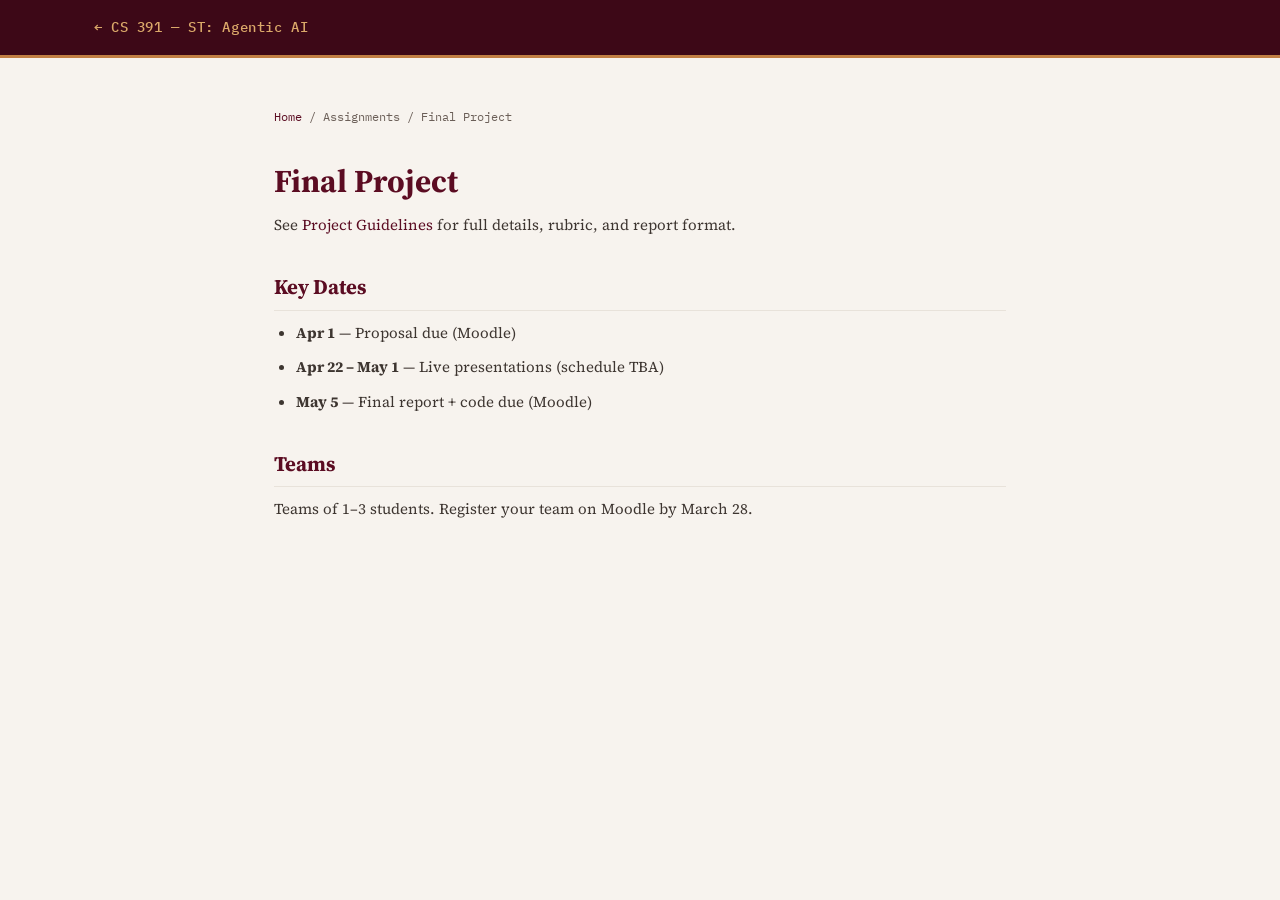
<file: agentic-ai-course/assignments/final-project.html>
<!DOCTYPE html>
<html lang="en">
<head>
  <meta charset="UTF-8" /><meta name="viewport" content="width=device-width, initial-scale=1.0" />
  <title>Final Project | CS 391 Agentic AI</title>
  <link rel="preconnect" href="https://fonts.googleapis.com" />
  <link href="https://fonts.googleapis.com/css2?family=Source+Serif+4:ital,opsz,wght@0,8..60,300;0,8..60,400;0,8..60,600;1,8..60,400&family=IBM+Plex+Mono:wght@400;500&family=Inter:wght@400;500;600&display=swap" rel="stylesheet" />
  <link rel="stylesheet" href="../css/style.css" />
</head>
<body>
<nav id="topnav">
  <div class="nav-inner">
    <a class="nav-brand" href="../index.html">← CS 391 — ST: Agentic AI</a>
  </div>
</nav>
<div class="page-wrap">
  <p class="breadcrumb"><a href="../index.html">Home</a> / Assignments / Final Project</p>
  <h1>Final Project</h1>
  <p>See <a href="../handouts/project-guidelines.html">Project Guidelines</a> for full details, rubric, and report format.</p>
  <h2>Key Dates</h2>
  <ul>
    <li><strong>Apr 1</strong> — Proposal due (Moodle)</li>
    <li><strong>Apr 22 – May 1</strong> — Live presentations (schedule TBA)</li>
    <li><strong>May 5</strong> — Final report + code due (Moodle)</li>
  </ul>
  <h2>Teams</h2>
  <p>Teams of 1–3 students. Register your team on Moodle by March 28.</p>
</div>
</body>
</html>
</file>
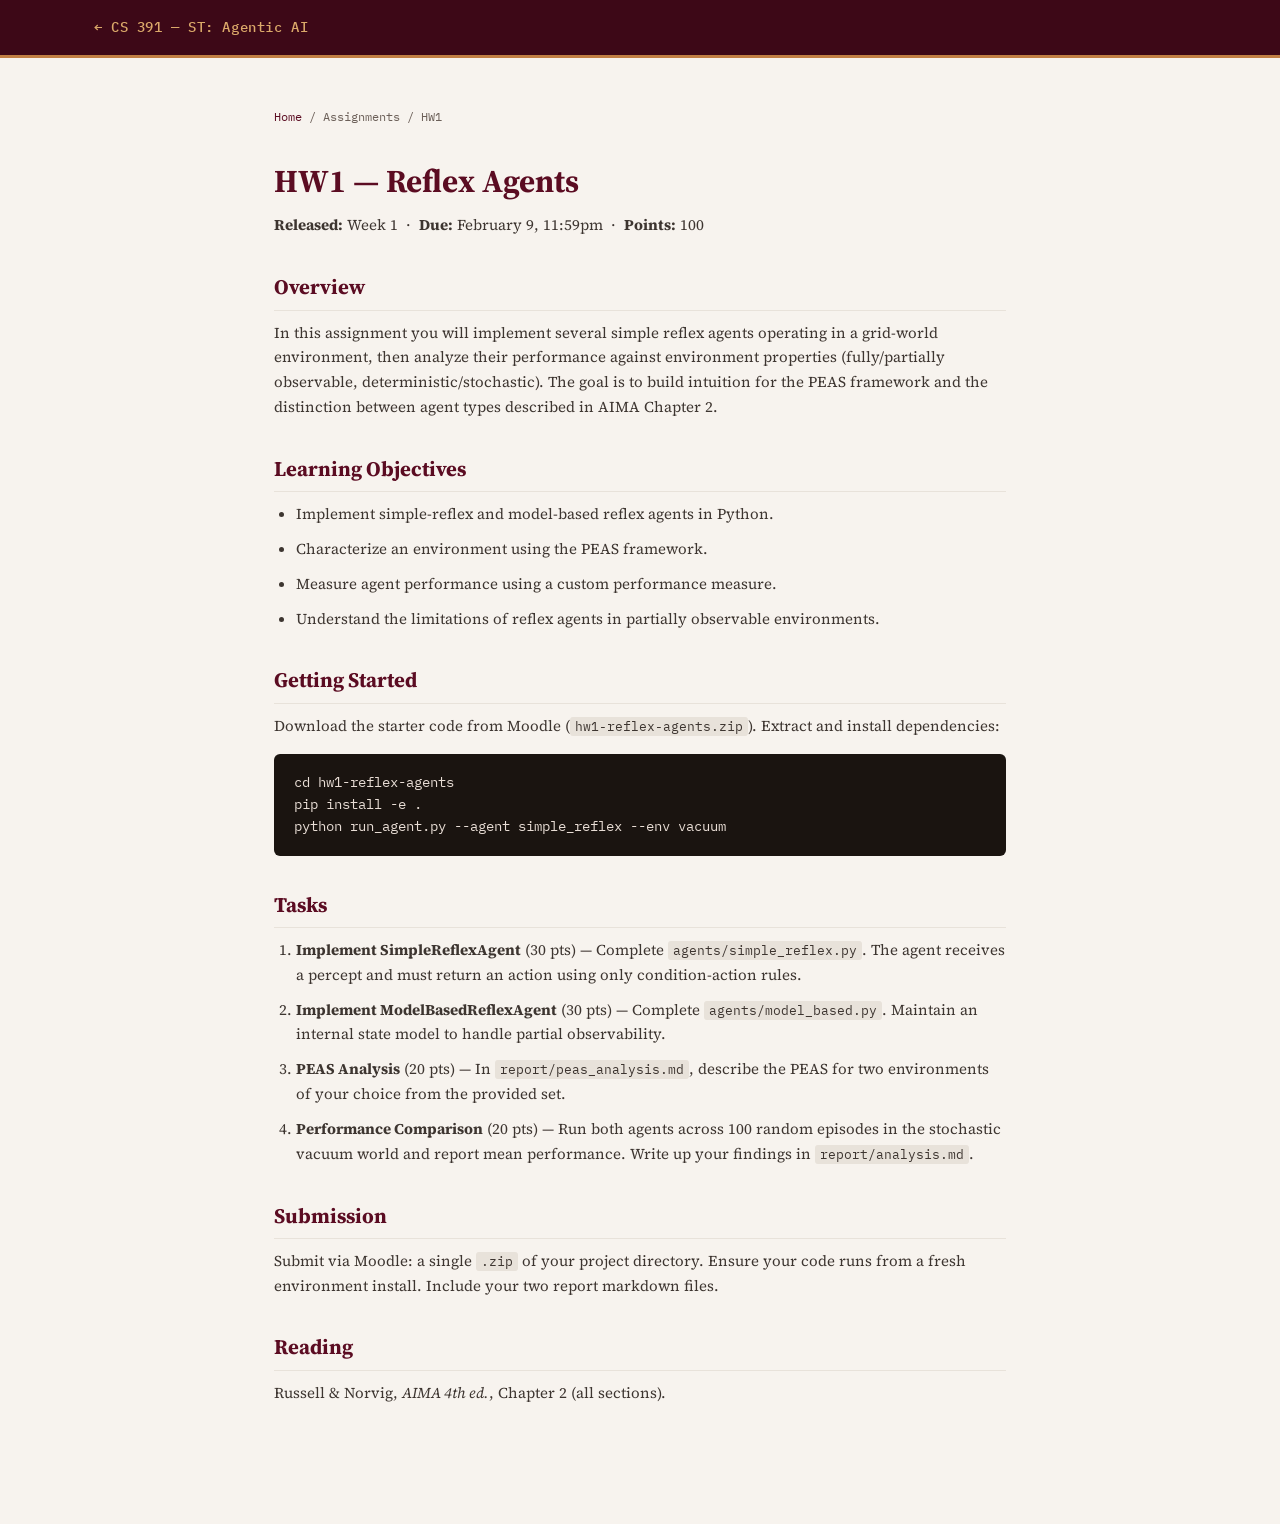
<file: agentic-ai-course/assignments/hw1-reflex-agents.html>
<!DOCTYPE html>
<html lang="en">
<head>
  <meta charset="UTF-8" /><meta name="viewport" content="width=device-width, initial-scale=1.0" />
  <title>HW1 — Reflex Agents | CS 391 Agentic AI</title>
  <link rel="preconnect" href="https://fonts.googleapis.com" />
  <link href="https://fonts.googleapis.com/css2?family=Source+Serif+4:ital,opsz,wght@0,8..60,300;0,8..60,400;0,8..60,600;1,8..60,400&family=IBM+Plex+Mono:wght@400;500&family=Inter:wght@400;500;600&display=swap" rel="stylesheet" />
  <link rel="stylesheet" href="../css/style.css" />
</head>
<body>
<nav id="topnav">
  <div class="nav-inner">
    <a class="nav-brand" href="../index.html">← CS 391 — ST: Agentic AI</a>
  </div>
</nav>
<div class="page-wrap">
  <p class="breadcrumb"><a href="../index.html">Home</a> / Assignments / HW1</p>
  <h1>HW1 — Reflex Agents</h1>
  <p><strong>Released:</strong> Week 1 &nbsp;·&nbsp; <strong>Due:</strong> February 9, 11:59pm &nbsp;·&nbsp; <strong>Points:</strong> 100</p>

  <h2>Overview</h2>
  <p>In this assignment you will implement several simple reflex agents operating in a grid-world environment, then analyze their performance against environment properties (fully/partially observable, deterministic/stochastic). The goal is to build intuition for the PEAS framework and the distinction between agent types described in AIMA Chapter 2.</p>

  <h2>Learning Objectives</h2>
  <ul>
    <li>Implement simple-reflex and model-based reflex agents in Python.</li>
    <li>Characterize an environment using the PEAS framework.</li>
    <li>Measure agent performance using a custom performance measure.</li>
    <li>Understand the limitations of reflex agents in partially observable environments.</li>
  </ul>

  <h2>Getting Started</h2>
  <p>Download the starter code from Moodle (<code>hw1-reflex-agents.zip</code>). Extract and install dependencies:</p>
  <pre>cd hw1-reflex-agents
pip install -e .
python run_agent.py --agent simple_reflex --env vacuum</pre>

  <h2>Tasks</h2>
  <ol>
    <li><strong>Implement SimpleReflexAgent</strong> (30 pts) — Complete <code>agents/simple_reflex.py</code>. The agent receives a percept and must return an action using only condition-action rules.</li>
    <li><strong>Implement ModelBasedReflexAgent</strong> (30 pts) — Complete <code>agents/model_based.py</code>. Maintain an internal state model to handle partial observability.</li>
    <li><strong>PEAS Analysis</strong> (20 pts) — In <code>report/peas_analysis.md</code>, describe the PEAS for two environments of your choice from the provided set.</li>
    <li><strong>Performance Comparison</strong> (20 pts) — Run both agents across 100 random episodes in the stochastic vacuum world and report mean performance. Write up your findings in <code>report/analysis.md</code>.</li>
  </ol>

  <h2>Submission</h2>
  <p>Submit via Moodle: a single <code>.zip</code> of your project directory. Ensure your code runs from a fresh environment install. Include your two report markdown files.</p>

  <h2>Reading</h2>
  <p>Russell &amp; Norvig, <em>AIMA 4th ed.</em>, Chapter 2 (all sections).</p>
</div>
</body>
</html>
</file>
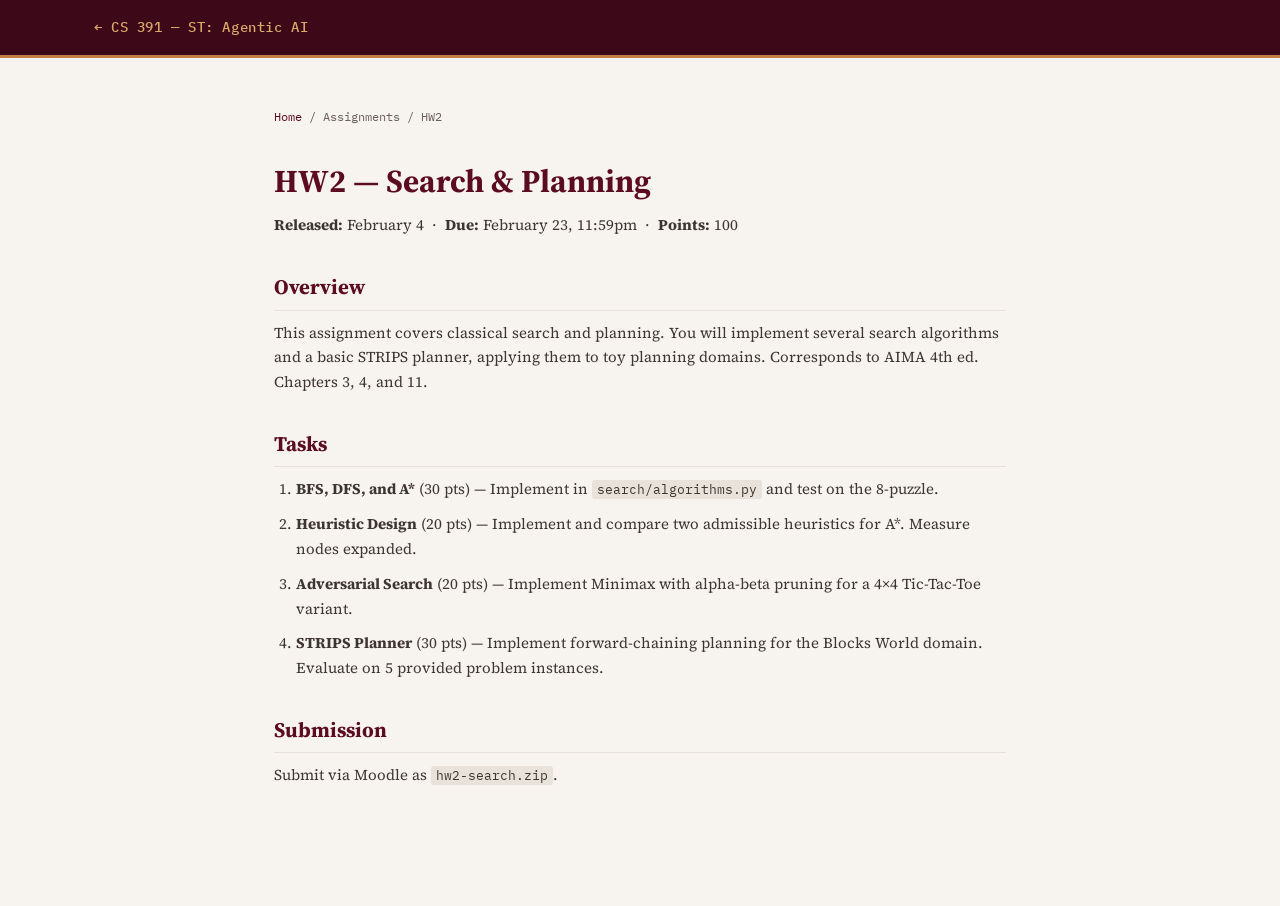
<file: agentic-ai-course/assignments/hw2-search.html>
<!DOCTYPE html>
<html lang="en">
<head>
  <meta charset="UTF-8" /><meta name="viewport" content="width=device-width, initial-scale=1.0" />
  <title>HW2 — Search & Planning | CS 391 Agentic AI</title>
  <link rel="preconnect" href="https://fonts.googleapis.com" />
  <link href="https://fonts.googleapis.com/css2?family=Source+Serif+4:ital,opsz,wght@0,8..60,300;0,8..60,400;0,8..60,600;1,8..60,400&family=IBM+Plex+Mono:wght@400;500&family=Inter:wght@400;500;600&display=swap" rel="stylesheet" />
  <link rel="stylesheet" href="../css/style.css" />
</head>
<body>
<nav id="topnav">
  <div class="nav-inner">
    <a class="nav-brand" href="../index.html">← CS 391 — ST: Agentic AI</a>
  </div>
</nav>
<div class="page-wrap">
  <p class="breadcrumb"><a href="../index.html">Home</a> / Assignments / HW2</p>
  <h1>HW2 — Search &amp; Planning</h1>
  <p><strong>Released:</strong> February 4 &nbsp;·&nbsp; <strong>Due:</strong> February 23, 11:59pm &nbsp;·&nbsp; <strong>Points:</strong> 100</p>

  <h2>Overview</h2>
  <p>This assignment covers classical search and planning. You will implement several search algorithms and a basic STRIPS planner, applying them to toy planning domains. Corresponds to AIMA 4th ed. Chapters 3, 4, and 11.</p>

  <h2>Tasks</h2>
  <ol>
    <li><strong>BFS, DFS, and A*</strong> (30 pts) — Implement in <code>search/algorithms.py</code> and test on the 8-puzzle.</li>
    <li><strong>Heuristic Design</strong> (20 pts) — Implement and compare two admissible heuristics for A*. Measure nodes expanded.</li>
    <li><strong>Adversarial Search</strong> (20 pts) — Implement Minimax with alpha-beta pruning for a 4×4 Tic-Tac-Toe variant.</li>
    <li><strong>STRIPS Planner</strong> (30 pts) — Implement forward-chaining planning for the Blocks World domain. Evaluate on 5 provided problem instances.</li>
  </ol>

  <h2>Submission</h2>
  <p>Submit via Moodle as <code>hw2-search.zip</code>.</p>
</div>
</body>
</html>
</file>
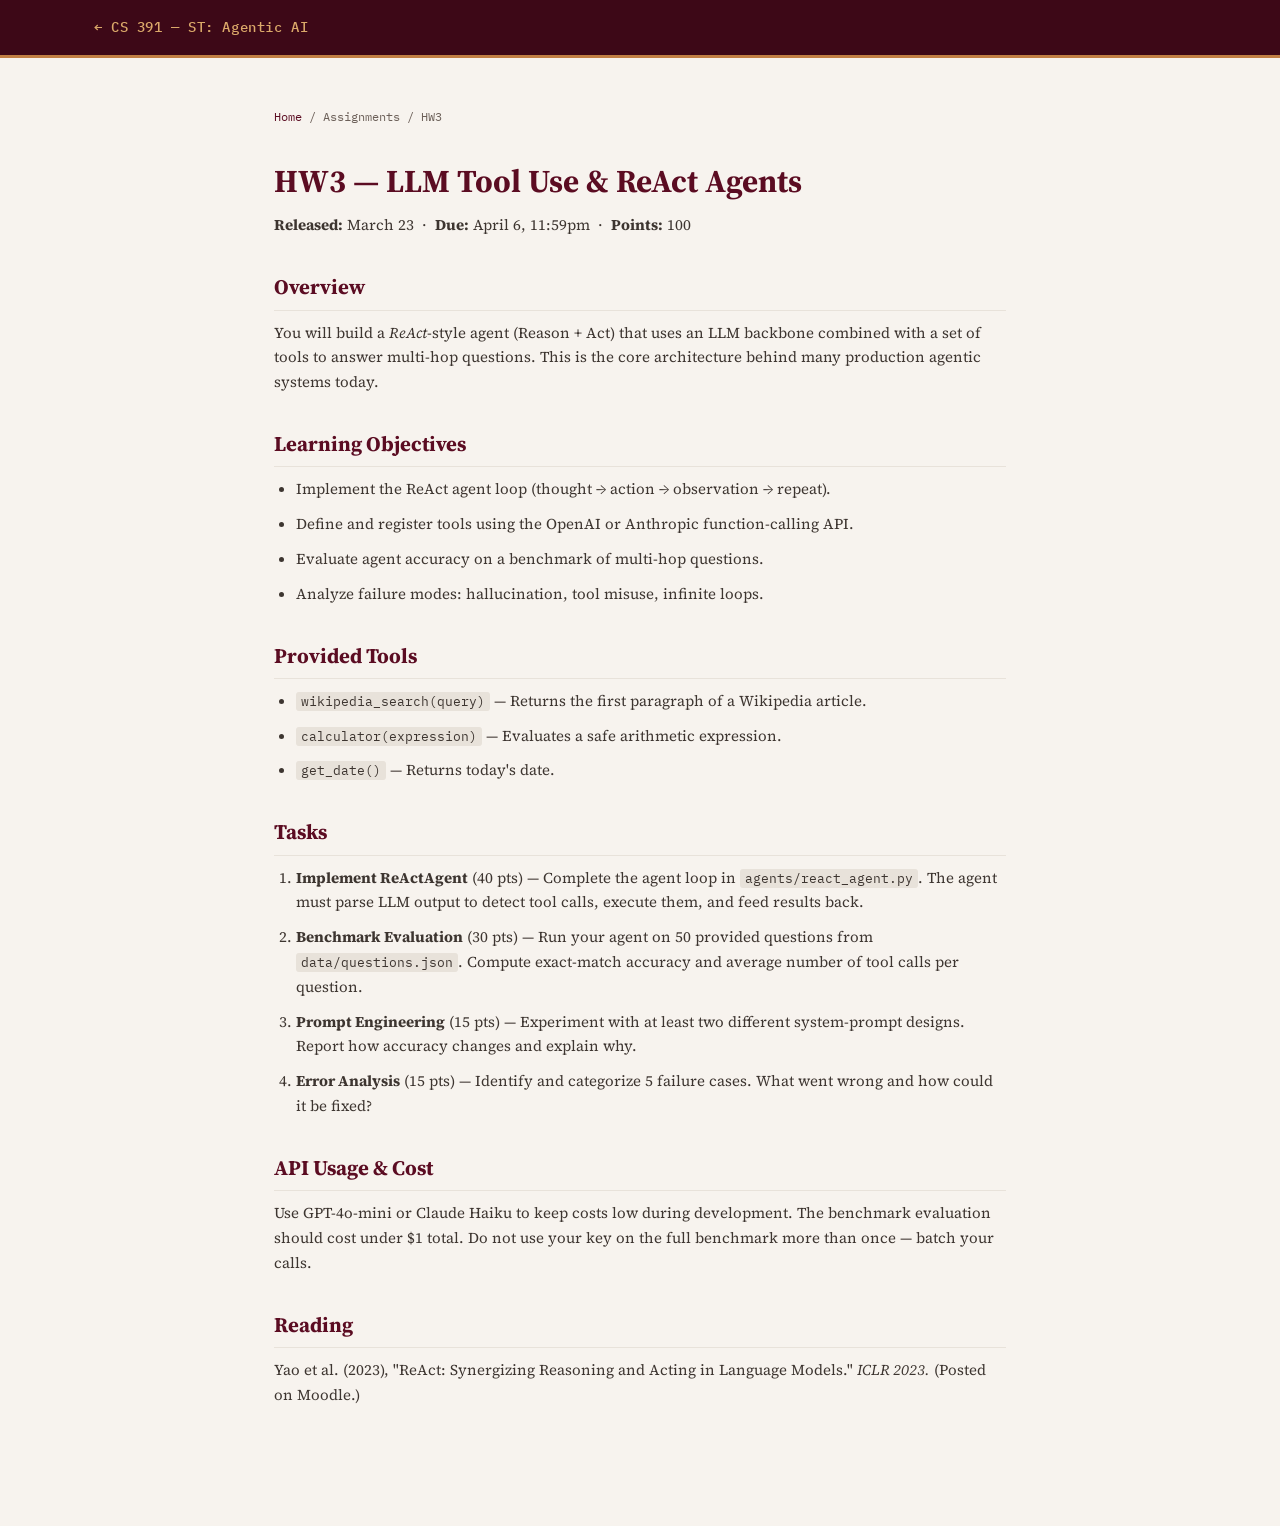
<file: agentic-ai-course/assignments/hw3-llm-tools.html>
<!DOCTYPE html>
<html lang="en">
<head>
  <meta charset="UTF-8" /><meta name="viewport" content="width=device-width, initial-scale=1.0" />
  <title>HW3 — LLM Tool Use | CS 391 Agentic AI</title>
  <link rel="preconnect" href="https://fonts.googleapis.com" />
  <link href="https://fonts.googleapis.com/css2?family=Source+Serif+4:ital,opsz,wght@0,8..60,300;0,8..60,400;0,8..60,600;1,8..60,400&family=IBM+Plex+Mono:wght@400;500&family=Inter:wght@400;500;600&display=swap" rel="stylesheet" />
  <link rel="stylesheet" href="../css/style.css" />
</head>
<body>
<nav id="topnav">
  <div class="nav-inner">
    <a class="nav-brand" href="../index.html">← CS 391 — ST: Agentic AI</a>
  </div>
</nav>
<div class="page-wrap">
  <p class="breadcrumb"><a href="../index.html">Home</a> / Assignments / HW3</p>
  <h1>HW3 — LLM Tool Use &amp; ReAct Agents</h1>
  <p><strong>Released:</strong> March 23 &nbsp;·&nbsp; <strong>Due:</strong> April 6, 11:59pm &nbsp;·&nbsp; <strong>Points:</strong> 100</p>

  <h2>Overview</h2>
  <p>You will build a <em>ReAct</em>-style agent (Reason + Act) that uses an LLM backbone combined with a set of tools to answer multi-hop questions. This is the core architecture behind many production agentic systems today.</p>

  <h2>Learning Objectives</h2>
  <ul>
    <li>Implement the ReAct agent loop (thought → action → observation → repeat).</li>
    <li>Define and register tools using the OpenAI or Anthropic function-calling API.</li>
    <li>Evaluate agent accuracy on a benchmark of multi-hop questions.</li>
    <li>Analyze failure modes: hallucination, tool misuse, infinite loops.</li>
  </ul>

  <h2>Provided Tools</h2>
  <ul>
    <li><code>wikipedia_search(query)</code> — Returns the first paragraph of a Wikipedia article.</li>
    <li><code>calculator(expression)</code> — Evaluates a safe arithmetic expression.</li>
    <li><code>get_date()</code> — Returns today's date.</li>
  </ul>

  <h2>Tasks</h2>
  <ol>
    <li><strong>Implement ReActAgent</strong> (40 pts) — Complete the agent loop in <code>agents/react_agent.py</code>. The agent must parse LLM output to detect tool calls, execute them, and feed results back.</li>
    <li><strong>Benchmark Evaluation</strong> (30 pts) — Run your agent on 50 provided questions from <code>data/questions.json</code>. Compute exact-match accuracy and average number of tool calls per question.</li>
    <li><strong>Prompt Engineering</strong> (15 pts) — Experiment with at least two different system-prompt designs. Report how accuracy changes and explain why.</li>
    <li><strong>Error Analysis</strong> (15 pts) — Identify and categorize 5 failure cases. What went wrong and how could it be fixed?</li>
  </ol>

  <h2>API Usage &amp; Cost</h2>
  <p>Use GPT-4o-mini or Claude Haiku to keep costs low during development. The benchmark evaluation should cost under $1 total. Do not use your key on the full benchmark more than once — batch your calls.</p>

  <h2>Reading</h2>
  <p>Yao et al. (2023), "ReAct: Synergizing Reasoning and Acting in Language Models." <em>ICLR 2023.</em> (Posted on Moodle.)</p>
</div>
</body>
</html>
</file>
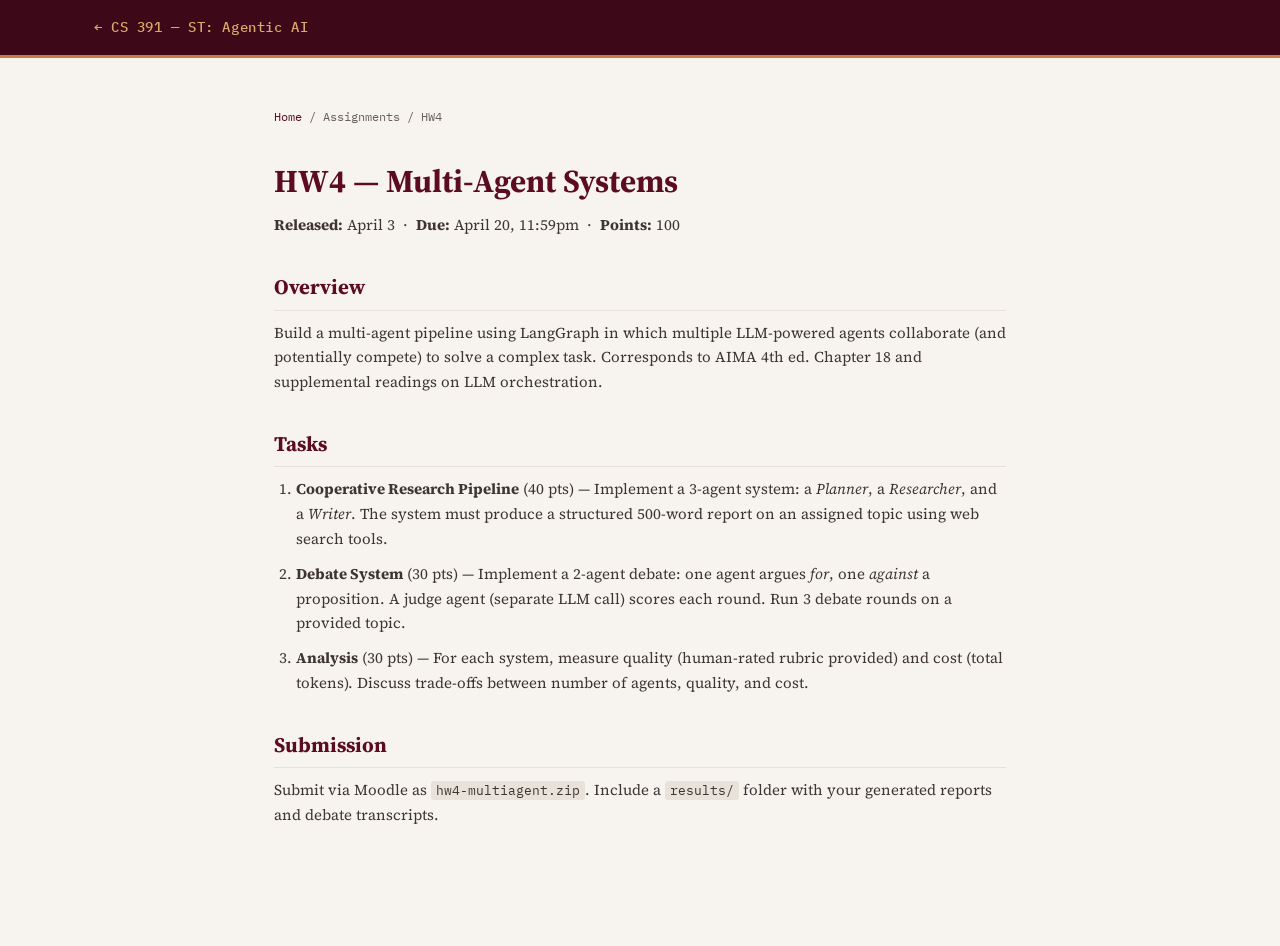
<file: agentic-ai-course/assignments/hw4-multiagent.html>
<!DOCTYPE html>
<html lang="en">
<head>
  <meta charset="UTF-8" /><meta name="viewport" content="width=device-width, initial-scale=1.0" />
  <title>HW4 — Multi-Agent Systems | CS 391 Agentic AI</title>
  <link rel="preconnect" href="https://fonts.googleapis.com" />
  <link href="https://fonts.googleapis.com/css2?family=Source+Serif+4:ital,opsz,wght@0,8..60,300;0,8..60,400;0,8..60,600;1,8..60,400&family=IBM+Plex+Mono:wght@400;500&family=Inter:wght@400;500;600&display=swap" rel="stylesheet" />
  <link rel="stylesheet" href="../css/style.css" />
</head>
<body>
<nav id="topnav">
  <div class="nav-inner">
    <a class="nav-brand" href="../index.html">← CS 391 — ST: Agentic AI</a>
  </div>
</nav>
<div class="page-wrap">
  <p class="breadcrumb"><a href="../index.html">Home</a> / Assignments / HW4</p>
  <h1>HW4 — Multi-Agent Systems</h1>
  <p><strong>Released:</strong> April 3 &nbsp;·&nbsp; <strong>Due:</strong> April 20, 11:59pm &nbsp;·&nbsp; <strong>Points:</strong> 100</p>

  <h2>Overview</h2>
  <p>Build a multi-agent pipeline using LangGraph in which multiple LLM-powered agents collaborate (and potentially compete) to solve a complex task. Corresponds to AIMA 4th ed. Chapter 18 and supplemental readings on LLM orchestration.</p>

  <h2>Tasks</h2>
  <ol>
    <li><strong>Cooperative Research Pipeline</strong> (40 pts) — Implement a 3-agent system: a <em>Planner</em>, a <em>Researcher</em>, and a <em>Writer</em>. The system must produce a structured 500-word report on an assigned topic using web search tools.</li>
    <li><strong>Debate System</strong> (30 pts) — Implement a 2-agent debate: one agent argues <em>for</em>, one <em>against</em> a proposition. A judge agent (separate LLM call) scores each round. Run 3 debate rounds on a provided topic.</li>
    <li><strong>Analysis</strong> (30 pts) — For each system, measure quality (human-rated rubric provided) and cost (total tokens). Discuss trade-offs between number of agents, quality, and cost.</li>
  </ol>

  <h2>Submission</h2>
  <p>Submit via Moodle as <code>hw4-multiagent.zip</code>. Include a <code>results/</code> folder with your generated reports and debate transcripts.</p>
</div>
</body>
</html>
</file>
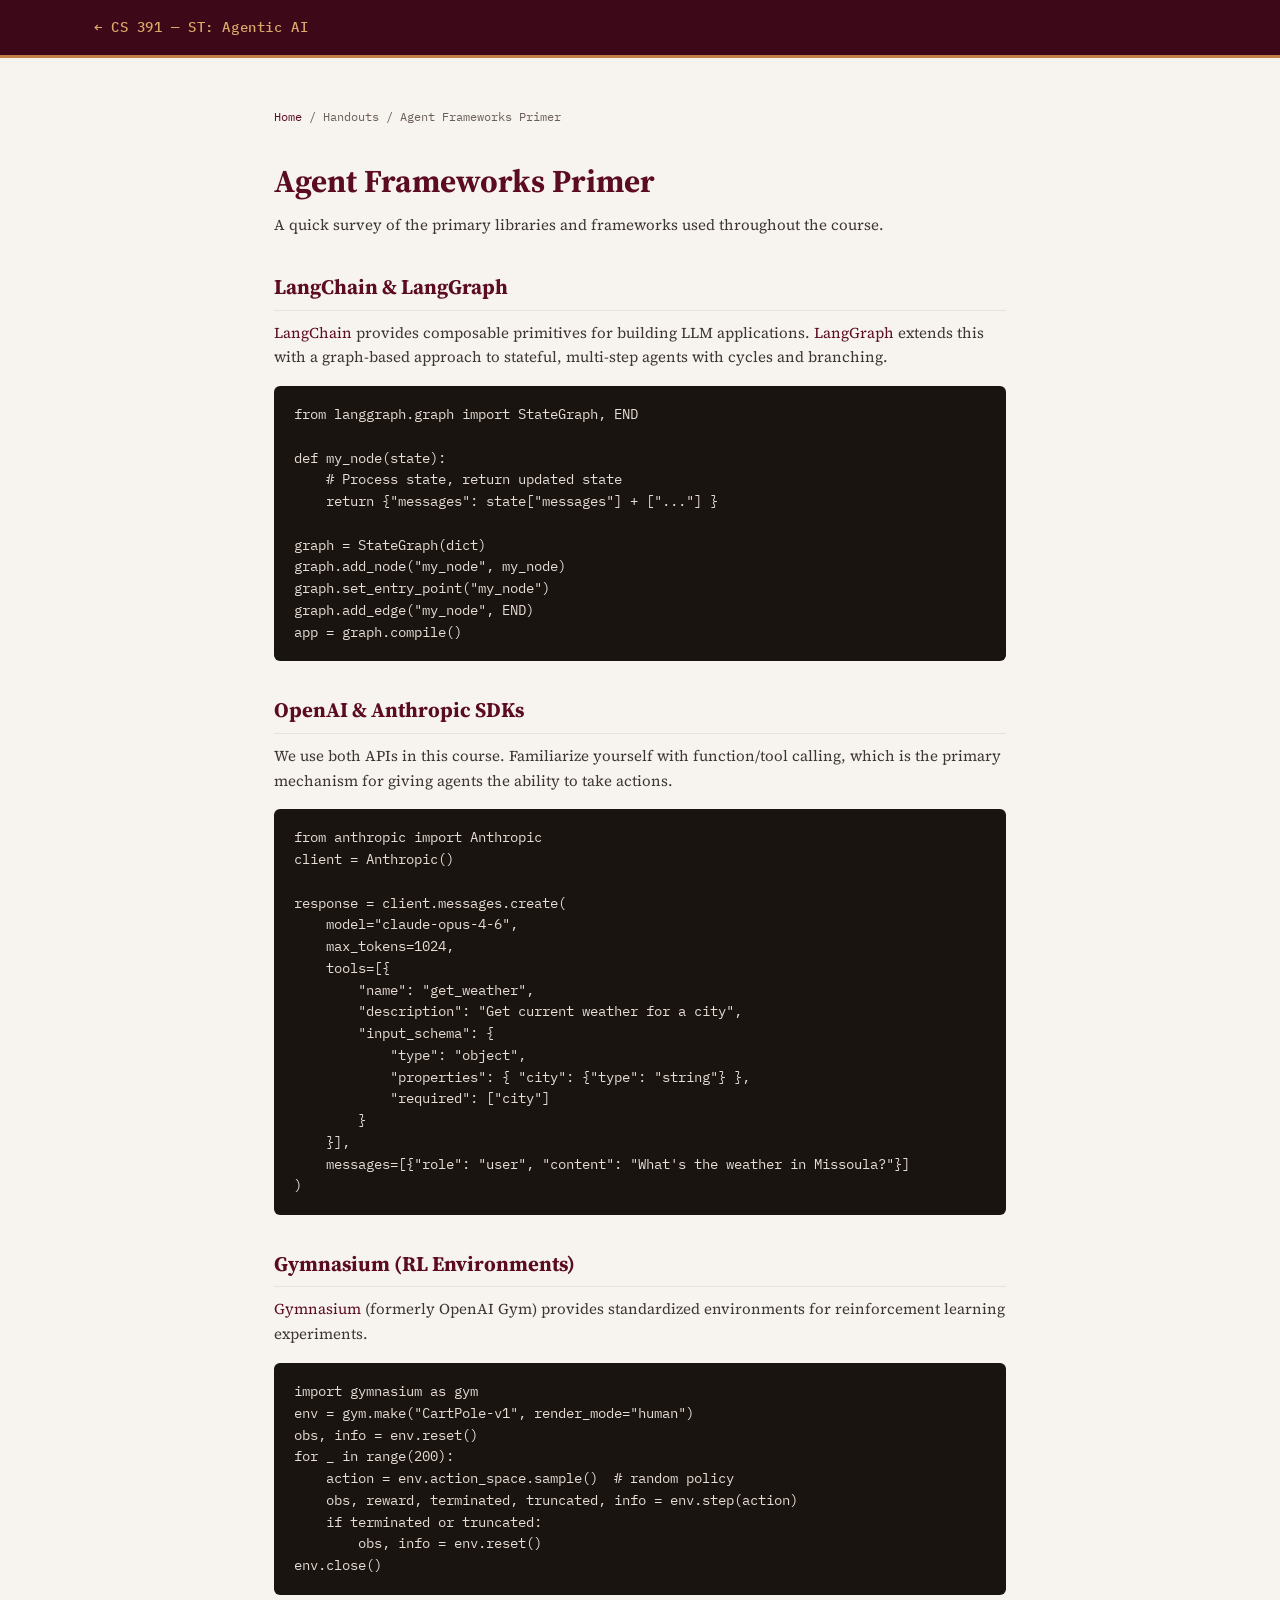
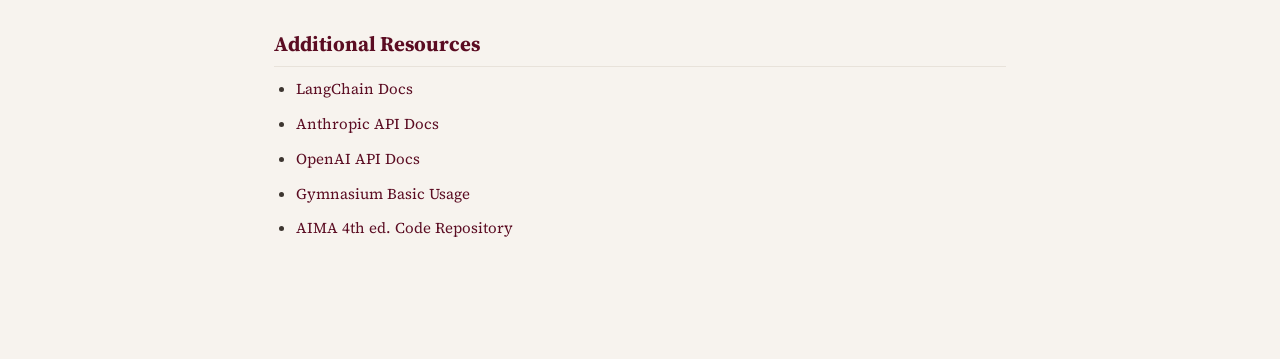
<file: agentic-ai-course/handouts/agent-frameworks.html>
<!DOCTYPE html>
<html lang="en">
<head>
  <meta charset="UTF-8" /><meta name="viewport" content="width=device-width, initial-scale=1.0" />
  <title>Agent Frameworks Primer — CS 391 Agentic AI</title>
  <link rel="preconnect" href="https://fonts.googleapis.com" />
  <link href="https://fonts.googleapis.com/css2?family=Source+Serif+4:ital,opsz,wght@0,8..60,300;0,8..60,400;0,8..60,600;1,8..60,400&family=IBM+Plex+Mono:wght@400;500&family=Inter:wght@400;500;600&display=swap" rel="stylesheet" />
  <link rel="stylesheet" href="../css/style.css" />
</head>
<body>
<nav id="topnav">
  <div class="nav-inner">
    <a class="nav-brand" href="../index.html">← CS 391 — ST: Agentic AI</a>
  </div>
</nav>

<div class="page-wrap">
  <p class="breadcrumb"><a href="../index.html">Home</a> / Handouts / Agent Frameworks Primer</p>
  <h1>Agent Frameworks Primer</h1>
  <p>A quick survey of the primary libraries and frameworks used throughout the course.</p>

  <h2>LangChain &amp; LangGraph</h2>
  <p><a href="https://python.langchain.com" target="_blank">LangChain</a> provides composable primitives for building LLM applications. <a href="https://langchain-ai.github.io/langgraph/" target="_blank">LangGraph</a> extends this with a graph-based approach to stateful, multi-step agents with cycles and branching.</p>
  <pre>from langgraph.graph import StateGraph, END

def my_node(state):
    # Process state, return updated state
    return {"messages": state["messages"] + ["..."] }

graph = StateGraph(dict)
graph.add_node("my_node", my_node)
graph.set_entry_point("my_node")
graph.add_edge("my_node", END)
app = graph.compile()</pre>

  <h2>OpenAI &amp; Anthropic SDKs</h2>
  <p>We use both APIs in this course. Familiarize yourself with function/tool calling, which is the primary mechanism for giving agents the ability to take actions.</p>
  <pre>from anthropic import Anthropic
client = Anthropic()

response = client.messages.create(
    model="claude-opus-4-6",
    max_tokens=1024,
    tools=[{
        "name": "get_weather",
        "description": "Get current weather for a city",
        "input_schema": {
            "type": "object",
            "properties": { "city": {"type": "string"} },
            "required": ["city"]
        }
    }],
    messages=[{"role": "user", "content": "What's the weather in Missoula?"}]
)</pre>

  <h2>Gymnasium (RL Environments)</h2>
  <p><a href="https://gymnasium.farama.org" target="_blank">Gymnasium</a> (formerly OpenAI Gym) provides standardized environments for reinforcement learning experiments.</p>
  <pre>import gymnasium as gym
env = gym.make("CartPole-v1", render_mode="human")
obs, info = env.reset()
for _ in range(200):
    action = env.action_space.sample()  # random policy
    obs, reward, terminated, truncated, info = env.step(action)
    if terminated or truncated:
        obs, info = env.reset()
env.close()</pre>

  <h2>Additional Resources</h2>
  <ul>
    <li><a href="https://python.langchain.com/docs/" target="_blank">LangChain Docs</a></li>
    <li><a href="https://docs.anthropic.com" target="_blank">Anthropic API Docs</a></li>
    <li><a href="https://platform.openai.com/docs" target="_blank">OpenAI API Docs</a></li>
    <li><a href="https://gymnasium.farama.org/content/basic_usage/" target="_blank">Gymnasium Basic Usage</a></li>
    <li><a href="https://aima.cs.berkeley.edu/code.html" target="_blank">AIMA 4th ed. Code Repository</a></li>
  </ul>
</div>
</body>
</html>
</file>
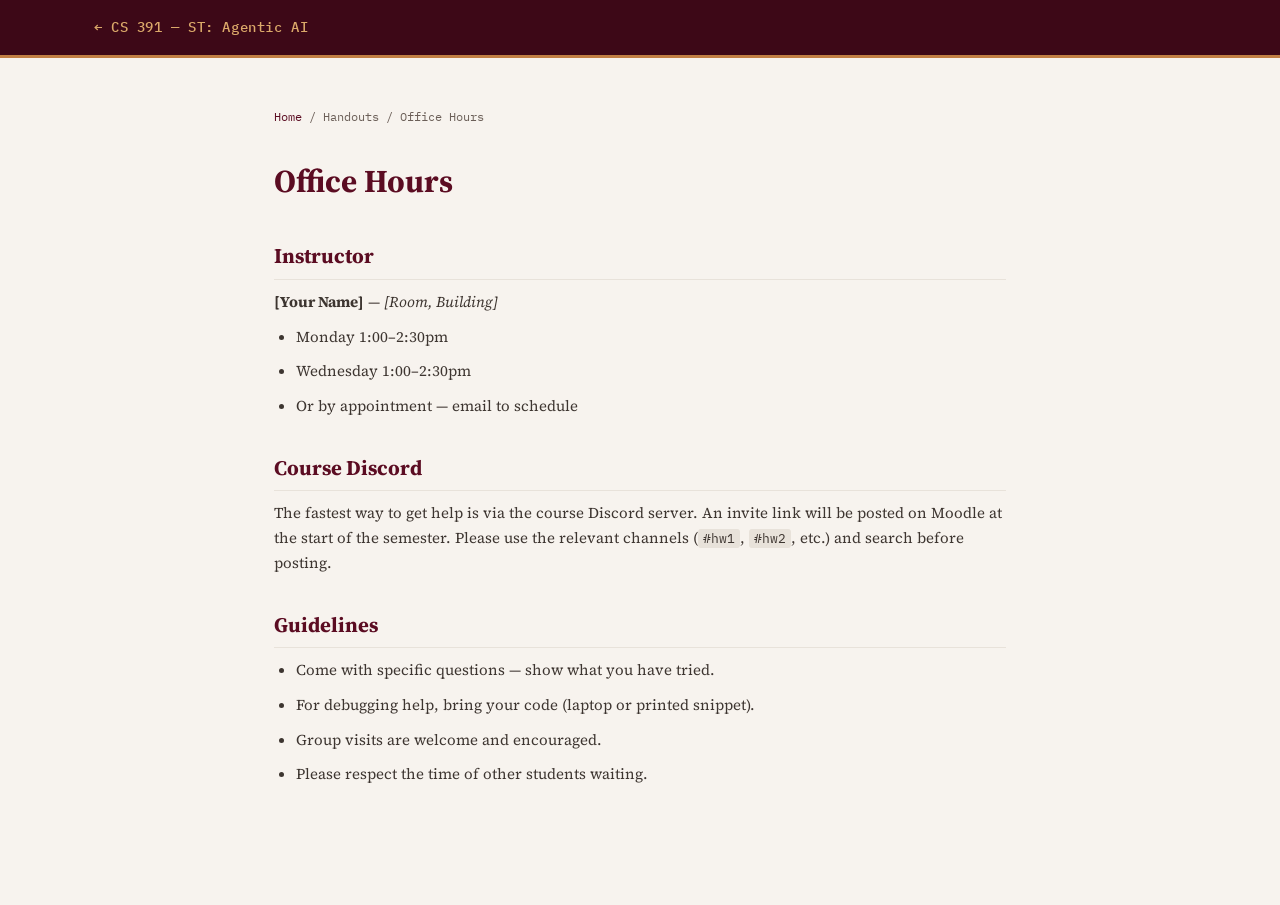
<file: agentic-ai-course/handouts/office-hours.html>
<!DOCTYPE html>
<html lang="en">
<head>
  <meta charset="UTF-8" /><meta name="viewport" content="width=device-width, initial-scale=1.0" />
  <title>Office Hours — CS 391 Agentic AI</title>
  <link rel="preconnect" href="https://fonts.googleapis.com" />
  <link href="https://fonts.googleapis.com/css2?family=Source+Serif+4:ital,opsz,wght@0,8..60,300;0,8..60,400;0,8..60,600;1,8..60,400&family=IBM+Plex+Mono:wght@400;500&family=Inter:wght@400;500;600&display=swap" rel="stylesheet" />
  <link rel="stylesheet" href="../css/style.css" />
</head>
<body>
<nav id="topnav">
  <div class="nav-inner">
    <a class="nav-brand" href="../index.html">← CS 391 — ST: Agentic AI</a>
  </div>
</nav>

<div class="page-wrap">
  <p class="breadcrumb"><a href="../index.html">Home</a> / Handouts / Office Hours</p>
  <h1>Office Hours</h1>

  <h2>Instructor</h2>
  <p><strong>[Your Name]</strong> — <em>[Room, Building]</em></p>
  <ul>
    <li>Monday 1:00–2:30pm</li>
    <li>Wednesday 1:00–2:30pm</li>
    <li>Or by appointment — email to schedule</li>
  </ul>

  <h2>Course Discord</h2>
  <p>The fastest way to get help is via the course Discord server. An invite link will be posted on Moodle at the start of the semester. Please use the relevant channels (<code>#hw1</code>, <code>#hw2</code>, etc.) and search before posting.</p>

  <h2>Guidelines</h2>
  <ul>
    <li>Come with specific questions — show what you have tried.</li>
    <li>For debugging help, bring your code (laptop or printed snippet).</li>
    <li>Group visits are welcome and encouraged.</li>
    <li>Please respect the time of other students waiting.</li>
  </ul>
</div>
<script>document.getElementById && (document.getElementById('year') || {}).textContent;</script>
</body>
</html>
</file>
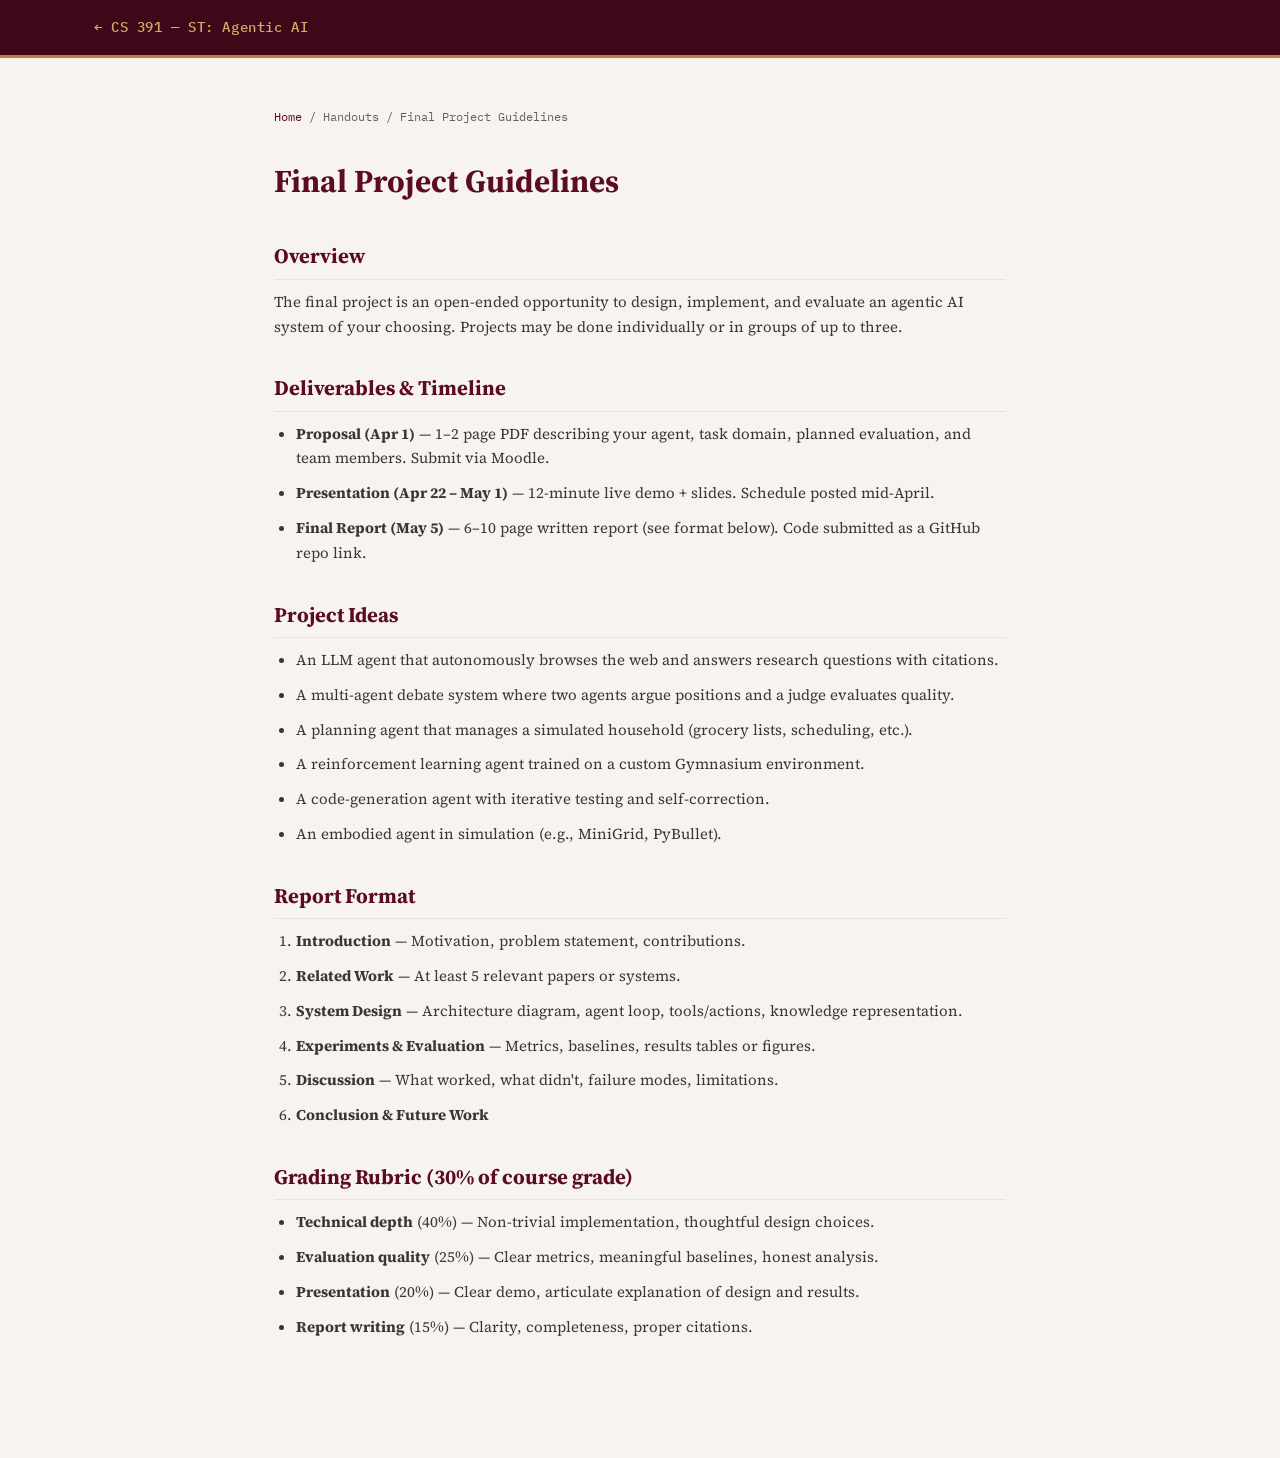
<file: agentic-ai-course/handouts/project-guidelines.html>
<!DOCTYPE html>
<html lang="en">
<head>
  <meta charset="UTF-8" /><meta name="viewport" content="width=device-width, initial-scale=1.0" />
  <title>Final Project Guidelines — CS 391 Agentic AI</title>
  <link rel="preconnect" href="https://fonts.googleapis.com" />
  <link href="https://fonts.googleapis.com/css2?family=Source+Serif+4:ital,opsz,wght@0,8..60,300;0,8..60,400;0,8..60,600;1,8..60,400&family=IBM+Plex+Mono:wght@400;500&family=Inter:wght@400;500;600&display=swap" rel="stylesheet" />
  <link rel="stylesheet" href="../css/style.css" />
</head>
<body>
<nav id="topnav">
  <div class="nav-inner">
    <a class="nav-brand" href="../index.html">← CS 391 — ST: Agentic AI</a>
  </div>
</nav>

<div class="page-wrap">
  <p class="breadcrumb"><a href="../index.html">Home</a> / Handouts / Final Project Guidelines</p>
  <h1>Final Project Guidelines</h1>

  <h2>Overview</h2>
  <p>The final project is an open-ended opportunity to design, implement, and evaluate an agentic AI system of your choosing. Projects may be done individually or in groups of up to three.</p>

  <h2>Deliverables &amp; Timeline</h2>
  <ul>
    <li><strong>Proposal (Apr 1)</strong> — 1–2 page PDF describing your agent, task domain, planned evaluation, and team members. Submit via Moodle.</li>
    <li><strong>Presentation (Apr 22 – May 1)</strong> — 12-minute live demo + slides. Schedule posted mid-April.</li>
    <li><strong>Final Report (May 5)</strong> — 6–10 page written report (see format below). Code submitted as a GitHub repo link.</li>
  </ul>

  <h2>Project Ideas</h2>
  <ul>
    <li>An LLM agent that autonomously browses the web and answers research questions with citations.</li>
    <li>A multi-agent debate system where two agents argue positions and a judge evaluates quality.</li>
    <li>A planning agent that manages a simulated household (grocery lists, scheduling, etc.).</li>
    <li>A reinforcement learning agent trained on a custom Gymnasium environment.</li>
    <li>A code-generation agent with iterative testing and self-correction.</li>
    <li>An embodied agent in simulation (e.g., MiniGrid, PyBullet).</li>
  </ul>

  <h2>Report Format</h2>
  <ol>
    <li><strong>Introduction</strong> — Motivation, problem statement, contributions.</li>
    <li><strong>Related Work</strong> — At least 5 relevant papers or systems.</li>
    <li><strong>System Design</strong> — Architecture diagram, agent loop, tools/actions, knowledge representation.</li>
    <li><strong>Experiments &amp; Evaluation</strong> — Metrics, baselines, results tables or figures.</li>
    <li><strong>Discussion</strong> — What worked, what didn't, failure modes, limitations.</li>
    <li><strong>Conclusion &amp; Future Work</strong></li>
  </ol>

  <h2>Grading Rubric (30% of course grade)</h2>
  <ul>
    <li><strong>Technical depth</strong> (40%) — Non-trivial implementation, thoughtful design choices.</li>
    <li><strong>Evaluation quality</strong> (25%) — Clear metrics, meaningful baselines, honest analysis.</li>
    <li><strong>Presentation</strong> (20%) — Clear demo, articulate explanation of design and results.</li>
    <li><strong>Report writing</strong> (15%) — Clarity, completeness, proper citations.</li>
  </ul>
</div>
</body>
</html>
</file>
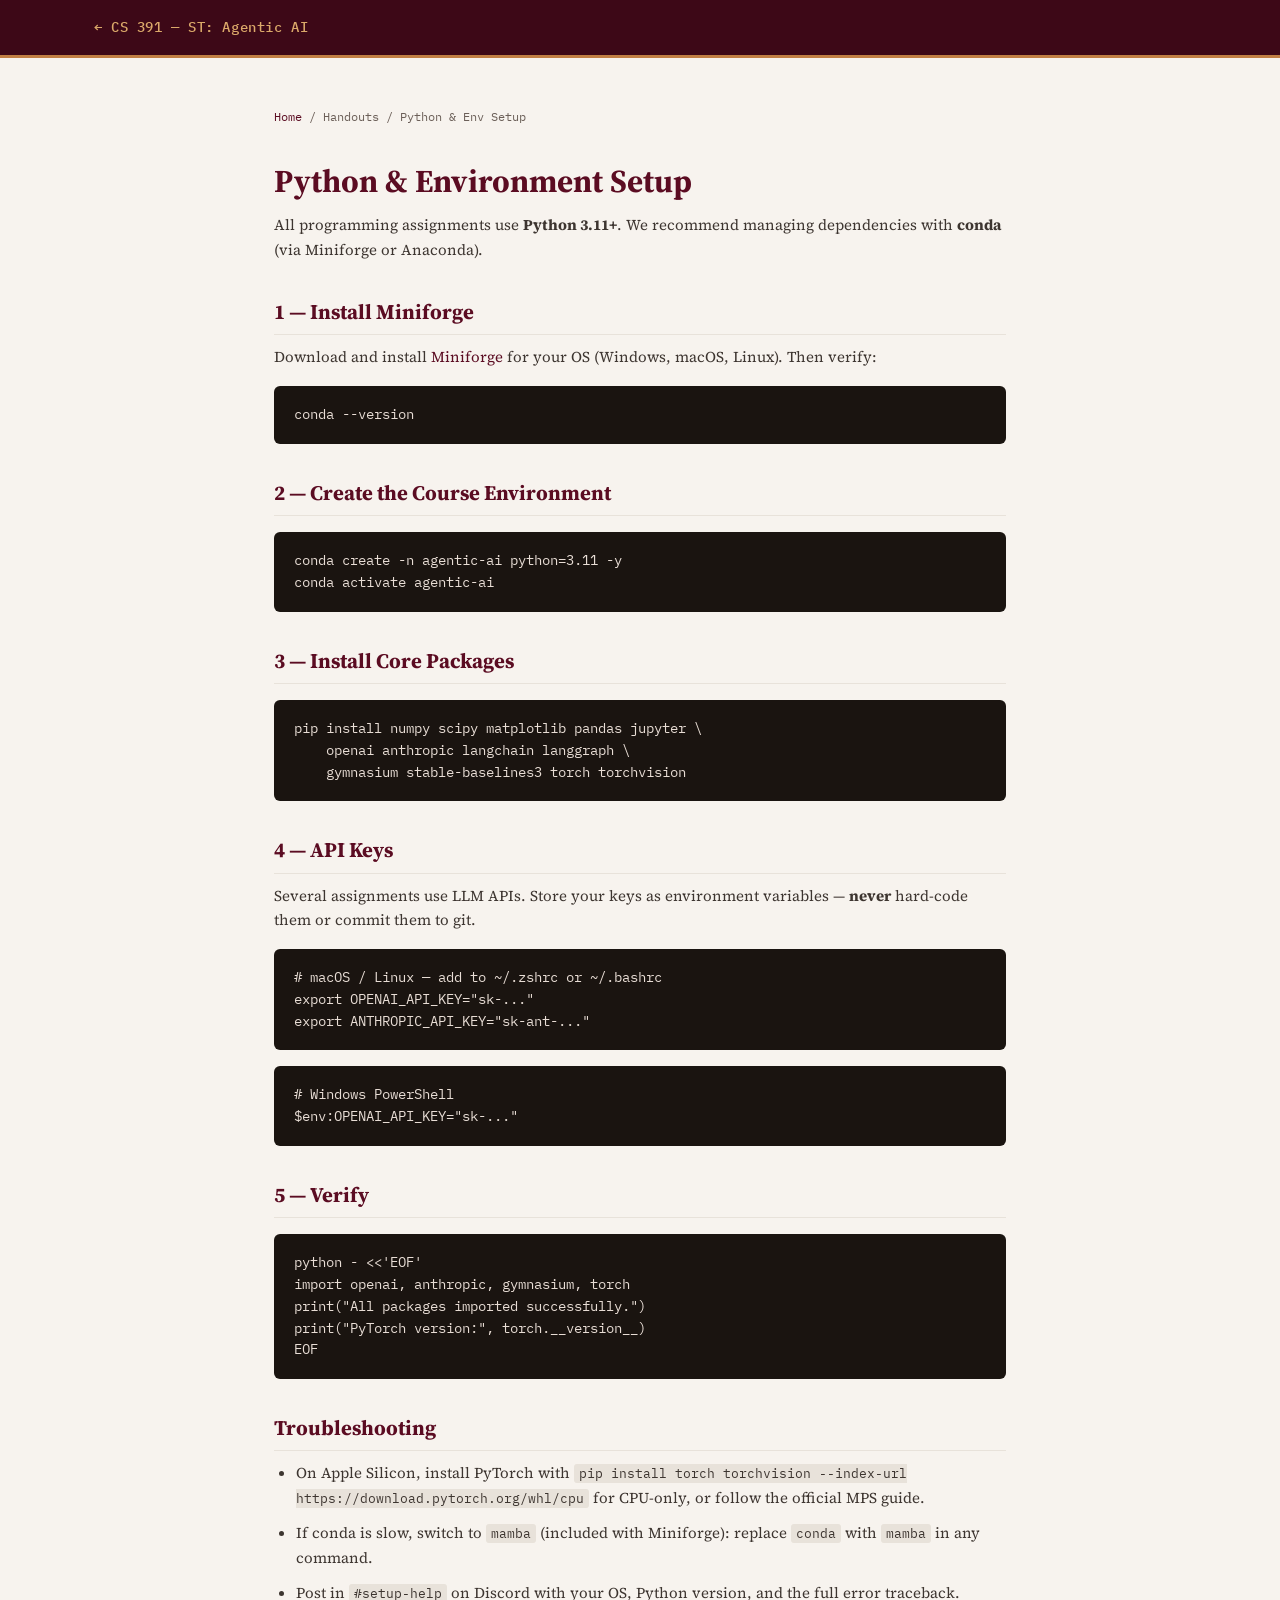
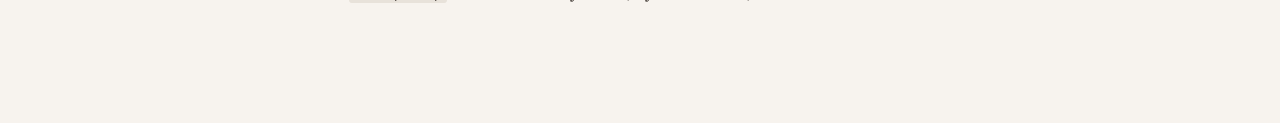
<file: agentic-ai-course/handouts/python-setup.html>
<!DOCTYPE html>
<html lang="en">
<head>
  <meta charset="UTF-8" /><meta name="viewport" content="width=device-width, initial-scale=1.0" />
  <title>Python & Environment Setup — CS 391 Agentic AI</title>
  <link rel="preconnect" href="https://fonts.googleapis.com" />
  <link href="https://fonts.googleapis.com/css2?family=Source+Serif+4:ital,opsz,wght@0,8..60,300;0,8..60,400;0,8..60,600;1,8..60,400&family=IBM+Plex+Mono:wght@400;500&family=Inter:wght@400;500;600&display=swap" rel="stylesheet" />
  <link rel="stylesheet" href="../css/style.css" />
</head>
<body>
<nav id="topnav">
  <div class="nav-inner">
    <a class="nav-brand" href="../index.html">← CS 391 — ST: Agentic AI</a>
  </div>
</nav>

<div class="page-wrap">
  <p class="breadcrumb"><a href="../index.html">Home</a> / Handouts / Python & Env Setup</p>
  <h1>Python &amp; Environment Setup</h1>

  <p>All programming assignments use <strong>Python 3.11+</strong>. We recommend managing dependencies with <strong>conda</strong> (via Miniforge or Anaconda).</p>

  <h2>1 — Install Miniforge</h2>
  <p>Download and install <a href="https://github.com/conda-forge/miniforge" target="_blank">Miniforge</a> for your OS (Windows, macOS, Linux). Then verify:</p>
  <pre>conda --version</pre>

  <h2>2 — Create the Course Environment</h2>
  <pre>conda create -n agentic-ai python=3.11 -y
conda activate agentic-ai</pre>

  <h2>3 — Install Core Packages</h2>
  <pre>pip install numpy scipy matplotlib pandas jupyter \
    openai anthropic langchain langgraph \
    gymnasium stable-baselines3 torch torchvision</pre>

  <h2>4 — API Keys</h2>
  <p>Several assignments use LLM APIs. Store your keys as environment variables — <strong>never</strong> hard-code them or commit them to git.</p>
  <pre># macOS / Linux — add to ~/.zshrc or ~/.bashrc
export OPENAI_API_KEY="sk-..."
export ANTHROPIC_API_KEY="sk-ant-..."</pre>
  <pre># Windows PowerShell
$env:OPENAI_API_KEY="sk-..."</pre>

  <h2>5 — Verify</h2>
  <pre>python - &lt;&lt;'EOF'
import openai, anthropic, gymnasium, torch
print("All packages imported successfully.")
print("PyTorch version:", torch.__version__)
EOF</pre>

  <h2>Troubleshooting</h2>
  <ul>
    <li>On Apple Silicon, install PyTorch with <code>pip install torch torchvision --index-url https://download.pytorch.org/whl/cpu</code> for CPU-only, or follow the official MPS guide.</li>
    <li>If conda is slow, switch to <code>mamba</code> (included with Miniforge): replace <code>conda</code> with <code>mamba</code> in any command.</li>
    <li>Post in <code>#setup-help</code> on Discord with your OS, Python version, and the full error traceback.</li>
  </ul>
</div>
</body>
</html>
</file>
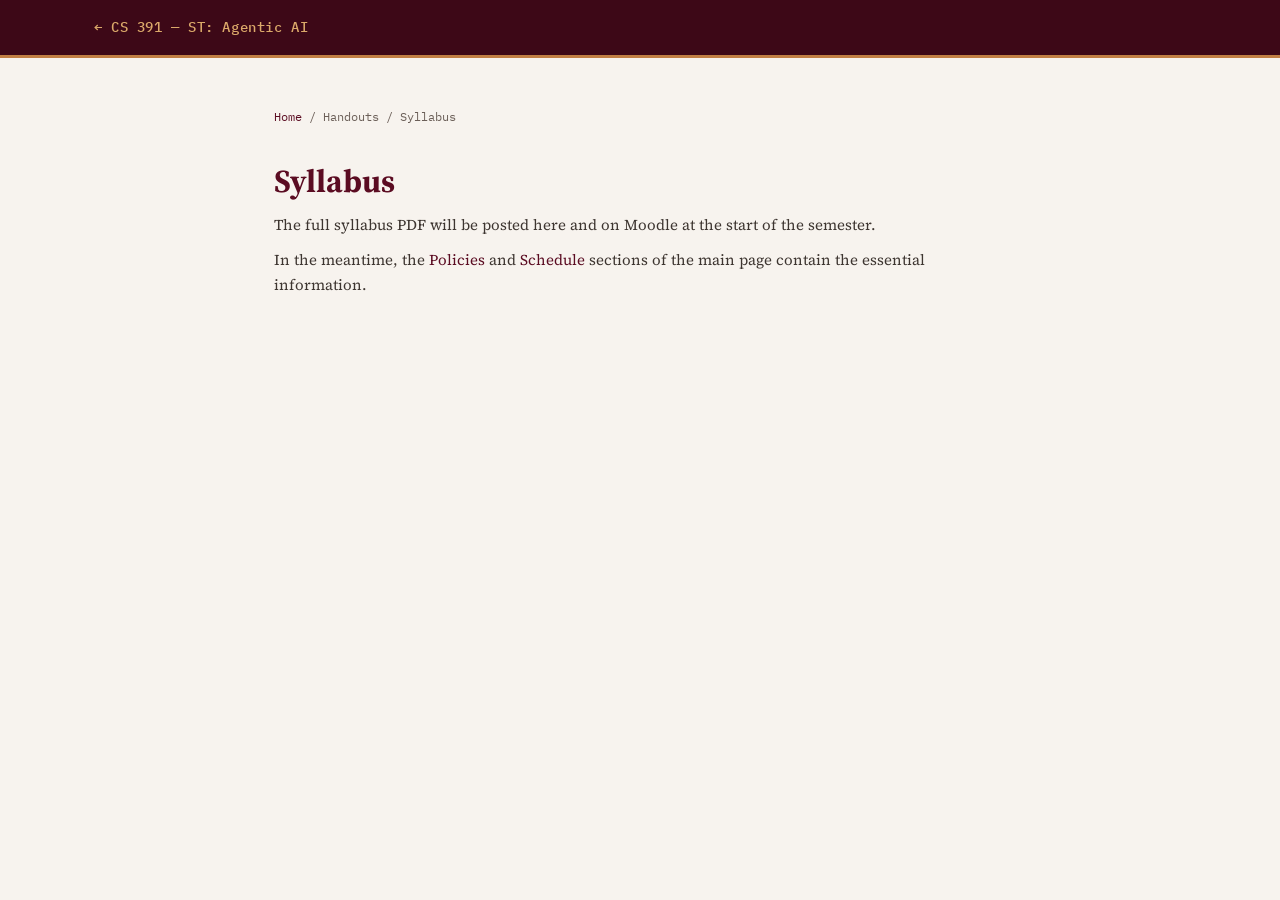
<file: agentic-ai-course/handouts/syllabus.html>
<!DOCTYPE html>
<html lang="en">
<head>
  <meta charset="UTF-8" /><meta name="viewport" content="width=device-width, initial-scale=1.0" />
  <title>Syllabus — CS 391 Agentic AI</title>
  <link rel="preconnect" href="https://fonts.googleapis.com" />
  <link href="https://fonts.googleapis.com/css2?family=Source+Serif+4:ital,opsz,wght@0,8..60,300;0,8..60,400;0,8..60,600;1,8..60,400&family=IBM+Plex+Mono:wght@400;500&family=Inter:wght@400;500;600&display=swap" rel="stylesheet" />
  <link rel="stylesheet" href="../css/style.css" />
</head>
<body>
<nav id="topnav">
  <div class="nav-inner">
    <a class="nav-brand" href="../index.html">← CS 391 — ST: Agentic AI</a>
  </div>
</nav>
<div class="page-wrap">
  <p class="breadcrumb"><a href="../index.html">Home</a> / Handouts / Syllabus</p>
  <h1>Syllabus</h1>
  <p>The full syllabus PDF will be posted here and on Moodle at the start of the semester.</p>
  <p>In the meantime, the <a href="../index.html#policies">Policies</a> and <a href="../index.html#schedule">Schedule</a> sections of the main page contain the essential information.</p>
</div>
</body>
</html>
</file>
<file: agentic-ai-course/css/style.css>
/* =============================================================
   ST: Agentic AI — University of Montana  |  style.css
   Design: editorial academic, maroon & copper (UM brand)
   ============================================================= */

/* ---- TOKENS ---- */
:root {
  --maroon:    #5B0C22;
  --maroon-dk: #3D0817;
  --maroon-lt: #7a1030;
  --copper:    #C17F44;
  --copper-lt: #DBA96A;
  --cream:     #F7F3EE;
  --stone:     #E8E2DA;
  --ink:       #1A1410;
  --ink-mid:   #3D3530;
  --ink-light: #6B5F58;
  --white:     #FFFFFF;
  --nav-h:     58px;
  --max-w:     1140px;
  --radius:    6px;
  --shadow:    0 2px 14px rgba(0,0,0,.10);
}

/* ---- RESET ---- */
*, *::before, *::after { box-sizing: border-box; margin: 0; padding: 0; }
html { scroll-behavior: smooth; }
body {
  font-family: 'Source Serif 4', Georgia, serif;
  background: var(--cream);
  color: var(--ink);
  line-height: 1.65;
  font-size: 17px;
}
a { color: var(--maroon); text-decoration: none; }
a:hover { color: var(--copper); text-decoration: underline; }
img { max-width: 100%; display: block; }

/* ---- NAV ---- */
#topnav {
  position: sticky;
  top: 0;
  z-index: 100;
  background: var(--maroon-dk);
  border-bottom: 3px solid var(--copper);
  height: var(--nav-h);
}
.nav-inner {
  max-width: var(--max-w);
  margin: 0 auto;
  padding: 0 24px;
  height: 100%;
  display: flex;
  align-items: center;
  gap: 40px;
}
.nav-brand {
  font-family: 'IBM Plex Mono', monospace;
  font-size: 0.88rem;
  font-weight: 500;
  color: var(--copper-lt) !important;
  letter-spacing: .04em;
  white-space: nowrap;
  text-decoration: none !important;
}
.nav-links {
  display: flex;
  align-items: center;
  gap: 8px;
  margin-left: auto;
}
.nav-links > a,
.dropdown > a {
  font-family: 'Inter', sans-serif;
  font-size: 0.85rem;
  font-weight: 500;
  color: #d4c5bc;
  padding: 8px 14px;
  border-radius: var(--radius);
  transition: background .15s, color .15s;
  text-decoration: none;
}
.nav-links > a:hover,
.dropdown > a:hover { background: rgba(255,255,255,.1); color: #fff; }

/* Dropdown */
.dropdown { position: relative; }
.dropdown-menu {
  display: none;
  position: absolute;
  top: calc(100% + 6px);
  right: 0;
  background: var(--white);
  border: 1px solid var(--stone);
  border-radius: var(--radius);
  box-shadow: var(--shadow);
  min-width: 220px;
  overflow: hidden;
}
.dropdown:hover .dropdown-menu { display: block; }
.dropdown-menu a {
  display: block;
  font-family: 'Inter', sans-serif;
  font-size: 0.84rem;
  color: var(--ink-mid);
  padding: 9px 16px;
  transition: background .12s;
}
.dropdown-menu a:hover { background: var(--cream); color: var(--maroon); text-decoration: none; }
.dropdown-section {
  display: block;
  font-family: 'IBM Plex Mono', monospace;
  font-size: 0.70rem;
  color: var(--ink-light);
  letter-spacing: .08em;
  text-transform: uppercase;
  padding: 10px 16px 4px;
  background: var(--stone);
}

/* ---- HERO ---- */
.hero {
  background: linear-gradient(135deg, var(--maroon-dk) 0%, var(--maroon) 60%, var(--maroon-lt) 100%);
  padding: 52px 24px 48px;
  border-bottom: 4px solid var(--copper);
}
.hero-inner {
  max-width: var(--max-w);
  margin: 0 auto;
  display: flex;
  align-items: center;
  gap: 36px;
}
.hero-seal {
  flex-shrink: 0;
  width: 100px;
  height: 100px;
  background: rgba(255,255,255,.08);
  border: 2px solid rgba(255,255,255,.2);
  border-radius: 50%;
  display: flex;
  align-items: center;
  justify-content: center;
  overflow: hidden;
}
.hero-seal img { width: 90px; height: 90px; object-fit: contain; }
.hero-seal-fallback {
  font-family: 'IBM Plex Mono', monospace;
  font-size: 2.2rem;
  font-weight: 500;
  color: var(--copper-lt);
}
.hero-dept {
  font-family: 'IBM Plex Mono', monospace;
  font-size: 0.78rem;
  color: var(--copper-lt);
  letter-spacing: .06em;
  text-transform: uppercase;
  margin-bottom: 6px;
}
.hero-text h1 {
  font-size: clamp(2rem, 4vw, 3rem);
  font-weight: 600;
  color: #fff;
  line-height: 1.1;
  margin-bottom: 6px;
}
.hero-subtitle {
  font-size: 1.1rem;
  color: var(--copper-lt);
  margin-bottom: 10px;
}
.hero-meta {
  font-family: 'Inter', sans-serif;
  font-size: 0.88rem;
  color: rgba(255,255,255,.7);
}
.hero-meta a { color: var(--copper-lt); }
.hero-meta a:hover { color: #fff; }

/* ---- IMAGE STRIP ---- */
.image-strip {
  display: flex;
  height: 180px;
  overflow: hidden;
  border-bottom: 3px solid var(--copper);
}
.strip-item {
  flex: 1;
  position: relative;
  overflow: hidden;
}
.strip-item span {
  position: absolute;
  bottom: 0;
  left: 0;
  right: 0;
  background: linear-gradient(transparent, rgba(0,0,0,.7));
  color: #fff;
  font-family: 'Inter', sans-serif;
  font-size: 0.72rem;
  font-weight: 600;
  letter-spacing: .04em;
  text-transform: uppercase;
  padding: 20px 10px 8px;
  text-align: center;
}
.strip-img { width: 100%; height: 100%; background-size: cover; background-position: center; transition: transform .4s ease; }
.strip-item:hover .strip-img { transform: scale(1.06); }

/* Thematic gradient placeholders (replace with real images later) */
.strip-img-1 { background: linear-gradient(135deg, #0d1b2a 0%, #1b4f72 100%); background-image: radial-gradient(ellipse at 30% 40%, #2e86ab55 0%, transparent 60%), linear-gradient(135deg, #0d1b2a 0%, #1b4f72 100%); }
.strip-img-2 { background: linear-gradient(135deg, #1a2a1a 0%, #2d6a2d 100%); }
.strip-img-3 { background: linear-gradient(135deg, #1a0a2a 0%, #5a2d82 100%); }
.strip-img-4 { background: linear-gradient(135deg, #2a1200 0%, #8B4513 100%); }
.strip-img-5 { background: linear-gradient(135deg, #0a1a2a 0%, #1a3a5a 100%); }

/* ---- TWO-COLUMN CONTENT ---- */
.content-wrapper {
  max-width: var(--max-w);
  margin: 48px auto;
  padding: 0 24px;
  display: grid;
  grid-template-columns: 280px 1fr;
  gap: 40px;
}

/* ---- NEWS FEED ---- */
.news-feed {
  background: var(--white);
  border: 1px solid var(--stone);
  border-top: 4px solid var(--copper);
  border-radius: var(--radius);
  padding: 24px;
  align-self: start;
  box-shadow: var(--shadow);
}
.news-feed h2 {
  font-size: 1rem;
  font-family: 'IBM Plex Mono', monospace;
  text-transform: uppercase;
  letter-spacing: .08em;
  color: var(--maroon);
  margin-bottom: 16px;
}
.news-feed ul { list-style: none; }
.news-feed ul li {
  font-size: 0.88rem;
  line-height: 1.55;
  padding: 10px 0;
  border-bottom: 1px solid var(--stone);
  color: var(--ink-mid);
}
.news-feed ul li:last-child { border-bottom: none; }

/* ---- COURSE INFO ---- */
.course-info {
  background: var(--white);
  border: 1px solid var(--stone);
  border-top: 4px solid var(--maroon);
  border-radius: var(--radius);
  padding: 32px;
  box-shadow: var(--shadow);
}
.course-info h2 {
  font-size: 1.4rem;
  color: var(--maroon);
  margin-bottom: 20px;
}
.course-info h3 {
  font-size: 1.05rem;
  color: var(--ink);
  margin: 24px 0 10px;
  border-bottom: 1px solid var(--stone);
  padding-bottom: 6px;
}
.course-info p {
  font-size: 0.94rem;
  color: var(--ink-mid);
  margin-bottom: 10px;
}

/* Grade table */
.grade-table {
  width: 100%;
  max-width: 380px;
  border-collapse: collapse;
  font-size: 0.90rem;
}
.grade-table th, .grade-table td {
  text-align: left;
  padding: 8px 12px;
  border: 1px solid var(--stone);
}
.grade-table thead { background: var(--maroon); color: #fff; }
.grade-table tbody tr:nth-child(even) { background: var(--cream); }

/* ---- SCHEDULE ---- */
.schedule-section {
  background: var(--white);
  border-top: 1px solid var(--stone);
  padding: 60px 0;
}
.schedule-inner {
  max-width: var(--max-w);
  margin: 0 auto;
  padding: 0 24px;
}
.schedule-inner h2 {
  font-size: 1.8rem;
  color: var(--maroon);
  margin-bottom: 8px;
}
.schedule-note {
  font-size: 0.88rem;
  color: var(--ink-light);
  margin-bottom: 28px;
  font-style: italic;
}

.schedule-table {
  width: 100%;
  border-collapse: collapse;
  font-size: 0.88rem;
}
.schedule-table th {
  background: var(--maroon);
  color: #fff;
  font-family: 'Inter', sans-serif;
  font-size: 0.80rem;
  font-weight: 600;
  letter-spacing: .04em;
  text-transform: uppercase;
  padding: 10px 14px;
  text-align: left;
  position: sticky;
  top: var(--nav-h);
}
.schedule-table td {
  padding: 9px 14px;
  vertical-align: top;
  border-bottom: 1px solid var(--stone);
  color: var(--ink-mid);
}
.schedule-table tbody tr:hover { background: var(--cream); }

/* Module header rows */
.module-header td {
  background: var(--maroon-dk);
  color: var(--copper-lt);
  font-family: 'IBM Plex Mono', monospace;
  font-size: 0.78rem;
  font-weight: 500;
  letter-spacing: .07em;
  text-transform: uppercase;
  padding: 8px 14px;
  border: none;
}

/* Exam row */
.exam-row td {
  background: #fff8e6;
  font-weight: 600;
  color: #7a4800;
}

/* First column — date */
.schedule-table td:first-child {
  font-family: 'IBM Plex Mono', monospace;
  font-size: 0.80rem;
  white-space: nowrap;
  color: var(--ink-light);
  width: 130px;
}

/* ---- POLICIES ---- */
.policies-section {
  background: var(--cream);
  border-top: 1px solid var(--stone);
  padding: 60px 0;
}
.policies-inner {
  max-width: var(--max-w);
  margin: 0 auto;
  padding: 0 24px;
}
.policies-inner h2 {
  font-size: 1.8rem;
  color: var(--maroon);
  margin-bottom: 28px;
}
.policy-grid {
  display: grid;
  grid-template-columns: repeat(auto-fill, minmax(300px, 1fr));
  gap: 20px;
}
.policy-card {
  background: var(--white);
  border: 1px solid var(--stone);
  border-left: 4px solid var(--copper);
  border-radius: var(--radius);
  padding: 22px 22px 20px;
  box-shadow: var(--shadow);
}
.policy-card h3 {
  font-size: 0.98rem;
  color: var(--maroon);
  margin-bottom: 10px;
  font-family: 'Inter', sans-serif;
  font-weight: 600;
}
.policy-card p {
  font-size: 0.88rem;
  color: var(--ink-mid);
  line-height: 1.6;
}

/* ---- FOOTER ---- */
footer {
  background: var(--maroon-dk);
  border-top: 3px solid var(--copper);
  color: rgba(255,255,255,.6);
  font-family: 'Inter', sans-serif;
  font-size: 0.80rem;
  text-align: center;
  padding: 24px 20px;
  line-height: 1.8;
}
footer a { color: var(--copper-lt); }
footer a:hover { color: #fff; }

/* ---- HANDOUT PAGES ---- */
.page-wrap {
  max-width: 780px;
  margin: 48px auto;
  padding: 0 24px 60px;
}
.page-wrap h1 {
  font-size: 2rem;
  color: var(--maroon);
  margin-bottom: 6px;
}
.page-wrap .breadcrumb {
  font-family: 'IBM Plex Mono', monospace;
  font-size: 0.78rem;
  color: var(--ink-light);
  margin-bottom: 28px;
}
.page-wrap h2 {
  font-size: 1.3rem;
  color: var(--maroon);
  margin: 32px 0 10px;
  border-bottom: 1px solid var(--stone);
  padding-bottom: 5px;
}
.page-wrap p, .page-wrap li {
  font-size: 0.94rem;
  color: var(--ink-mid);
  margin-bottom: 10px;
}
.page-wrap ul, .page-wrap ol {
  padding-left: 22px;
}
.page-wrap code {
  font-family: 'IBM Plex Mono', monospace;
  font-size: 0.85em;
  background: var(--stone);
  padding: 1px 5px;
  border-radius: 3px;
}
.page-wrap pre {
  background: #1a1410;
  color: #e8ddd5;
  border-radius: var(--radius);
  padding: 18px 20px;
  overflow-x: auto;
  font-family: 'IBM Plex Mono', monospace;
  font-size: 0.85rem;
  line-height: 1.6;
  margin: 16px 0;
}

/* ---- RESPONSIVE ---- */
@media (max-width: 820px) {
  .content-wrapper { grid-template-columns: 1fr; }
  .hero-inner { flex-direction: column; text-align: center; }
  .image-strip { height: 120px; }
  .schedule-table th:nth-child(3),
  .schedule-table td:nth-child(3) { display: none; }
  .nav-brand { font-size: 0.78rem; }
}
@media (max-width: 560px) {
  .nav-links { display: none; }
  .schedule-table th:nth-child(4),
  .schedule-table td:nth-child(4) { display: none; }
}
</file>
